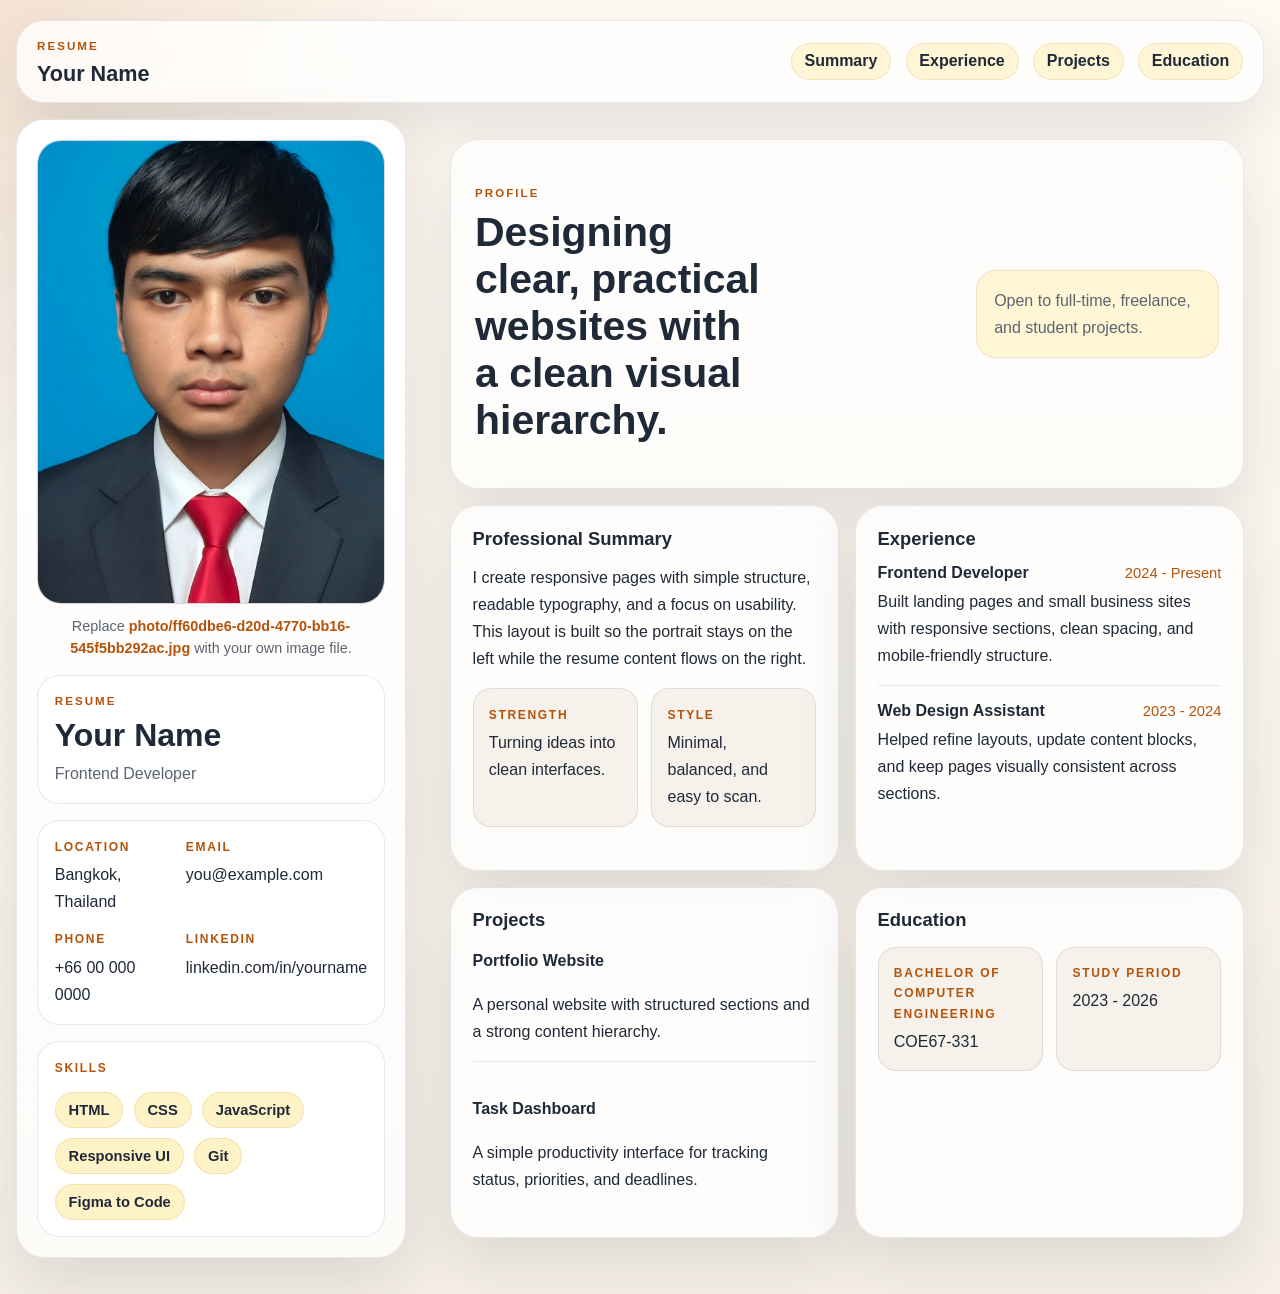
<file: index.html>
<!DOCTYPE html>
<html lang="en">
<head>
	<meta charset="UTF-8">
	<meta name="viewport" content="width=device-width, initial-scale=1.0">
	<meta name="description" content="Single-page resume with a clear left-side portrait layout.">
	<title>Your Name | Resume</title>
	<link rel="stylesheet" href="style.css">
</head>
<body>

<header class="page-header">
	<div>
		<p class="eyebrow">Resume</p>
		<h1 class="site-title">Your Name</h1>
	</div>
	<nav class="header-nav" aria-label="Resume navigation">
		<a href="#summary">Summary</a>
		<a href="#experience">Experience</a>
		<a href="#projects">Projects</a>
		<a href="#education">Education</a>
	</nav>
</header>

<main class="resume-page">
	<aside class="profile-panel">
		<div class="profile-photo">
			<img class="profile-image" src="photo/ff60dbe6-d20d-4770-bb16-545f5bb292ac.jpg" alt="Your profile photo">
			<p class="photo-hint">Replace <span>photo/ff60dbe6-d20d-4770-bb16-545f5bb292ac.jpg</span> with your own image file.</p>
		</div>
		<div class="profile-block">
			<p class="eyebrow">Resume</p>
			<h1>Your Name</h1>
			<p class="role">Frontend Developer</p>
		</div>
		<div class="profile-block info-grid">
			<div>
				<p class="label">Location</p>
				<p>Bangkok, Thailand</p>
			</div>
			<div>
				<p class="label">Email</p>
				<p>you@example.com</p>
			</div>
			<div>
				<p class="label">Phone</p>
				<p>+66 00 000 0000</p>
			</div>
			<div>
				<p class="label">LinkedIn</p>
				<p>linkedin.com/in/yourname</p>
			</div>
		</div>
		<div class="profile-block">
			<p class="label">Skills</p>
			<div class="tag-list">
				<span>HTML</span>
				<span>CSS</span>
				<span>JavaScript</span>
				<span>Responsive UI</span>
				<span>Git</span>
				<span>Figma to Code</span>
			</div>
		</div>
	</aside>

	<section class="content-panel">
		<header class="content-header">
			<div>
				<p class="eyebrow">Profile</p>
				<h2>Designing clear, practical websites with a clean visual hierarchy.</h2>
			</div>
			<div class="header-note">
				<p>Open to full-time, freelance, and student projects.</p>
			</div>
		</header>

		<section class="large-grid">
			<article class="resume-card" id="summary">
				<h3>Professional Summary</h3>
				<p>I create responsive pages with simple structure, readable typography, and a focus on usability. This layout is built so the portrait stays on the left while the resume content flows on the right.</p>
				<div class="inner-grid">
					<div>
						<p class="label">Strength</p>
						<p>Turning ideas into clean interfaces.</p>
					</div>
					<div>
						<p class="label">Style</p>
						<p>Minimal, balanced, and easy to scan.</p>
					</div>
				</div>
			</article>

			<article class="resume-card" id="experience">
				<h3>Experience</h3>
				<div class="timeline-item">
					<div class="timeline-head">
						<h4>Frontend Developer</h4>
						<span>2024 - Present</span>
					</div>
					<p>Built landing pages and small business sites with responsive sections, clean spacing, and mobile-friendly structure.</p>
				</div>
				<div class="timeline-item">
					<div class="timeline-head">
						<h4>Web Design Assistant</h4>
						<span>2023 - 2024</span>
					</div>
					<p>Helped refine layouts, update content blocks, and keep pages visually consistent across sections.</p>
				</div>
			</article>

			<article class="resume-card" id="projects">
				<h3>Projects</h3>
				<div class="project-list">
					<div>
						<h4>Portfolio Website</h4>
						<p>A personal website with structured sections and a strong content hierarchy.</p>
					</div>
					<div>
						<h4>Task Dashboard</h4>
						<p>A simple productivity interface for tracking status, priorities, and deadlines.</p>
					</div>
				</div>
			</article>

			<article class="resume-card" id="education">
				<h3>Education</h3>
				<div class="inner-grid single">
					<div>
						<p class="label">Bachelor of Computer Engineering</p>
						<p>COE67-331</p>
					</div>
					<div>
						<p class="label">Study Period</p>
						<p>2023 - 2026</p>
					</div>
				</div>
			</article>
		</section>
	</section>
</main>

</body>
</html>
</file>
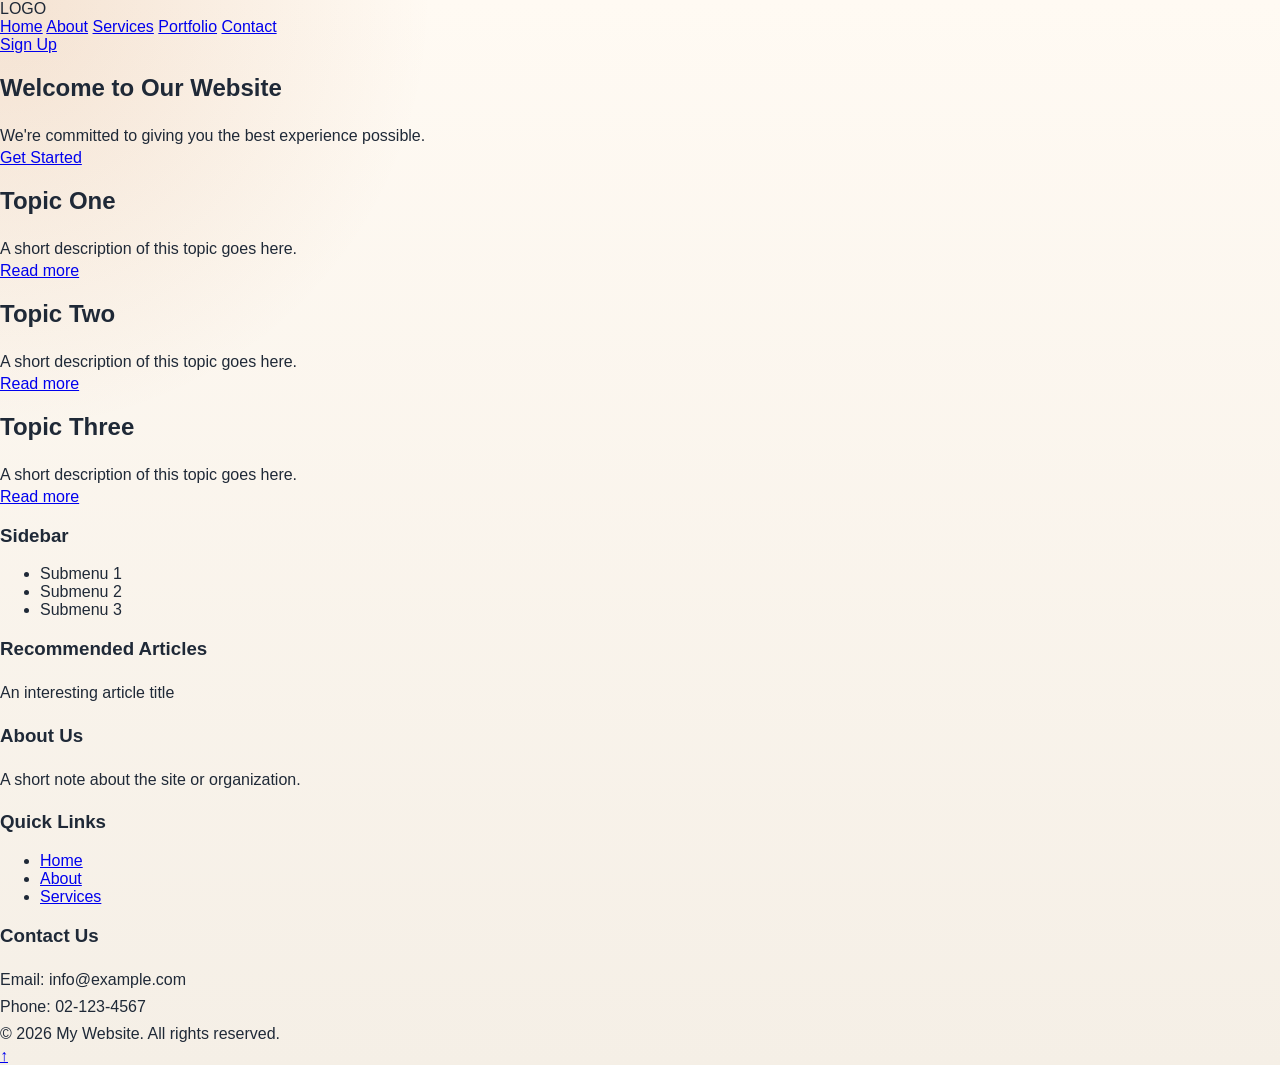
<file: PageShell.html>
<!DOCTYPE html>
<html lang="en">
<head>
	<meta charset="UTF-8">
	<meta name="viewport" content="width=device-width, initial-scale=1.0">
	<title>My Website</title>
	<link rel="stylesheet" href="style.css">
</head>
<body>

<header>
<div class="logo">LOGO</div>
<nav>
<a href="#">Home</a>
<a href="#">About</a>
<a href="#">Services</a>
<a href="#">Portfolio</a>
<a href="#">Contact</a>
</nav>
<a href="#" class="cta-button">Sign Up</a>
</header>

<section class="hero">
<h1>Welcome to Our Website</h1>
<p>We're committed to giving you the best experience possible.</p>
<a href="#" class="cta-button">Get Started</a>
</section>

<div class="content-wrapper">
<main>
<article class="card">
<h2>Topic One</h2>
<p>A short description of this topic goes here.</p>
<a href="#">Read more</a>
</article>
<article class="card">
<h2>Topic Two</h2>
<p>A short description of this topic goes here.</p>
<a href="#">Read more</a>
</article>
<article class="card">
<h2>Topic Three</h2>
<p>A short description of this topic goes here.</p>
<a href="#">Read more</a>
</article>
</main>
<aside>
<h3>Sidebar</h3>
<ul>
<li>Submenu 1</li>
<li>Submenu 2</li>
<li>Submenu 3</li>
</ul>
<h3>Recommended Articles</h3>
<p>An interesting article title</p>
</aside>
</div>

<footer>
<div class="footer-col">
<h3>About Us</h3>
<p>A short note about the site or organization.</p>
</div>
<div class="footer-col">
<h3>Quick Links</h3>
<ul>
<li><a href="#">Home</a></li>
<li><a href="#">About</a></li>
<li><a href="#">Services</a></li>
</ul>
</div>
<div class="footer-col">
<h3>Contact Us</h3>
<p>Email: info@example.com</p>
<p>Phone: 02-123-4567</p>
</div>
<p class="copyright">&copy; 2026 My Website. All rights reserved.</p>
</footer>

<a href="#" class="back-to-top">&uarr;</a>
<script src="script.js"></script>

</body>
</html>
</file>
<file: style.css>
:root {
	--bg: #f5efe6;
	--panel: rgba(255, 255, 255, 0.8);
	--panel-strong: #ffffff;
	--text: #1f2937;
	--muted: #5c6472;
	--accent: #b45309;
	--soft: #fef3c7;
	--border: rgba(31, 41, 55, 0.1);
	--shadow: 0 24px 60px rgba(31, 41, 55, 0.12);
}

* {
	box-sizing: border-box;
}

html {
	scroll-behavior: smooth;
}

body {
	margin: 0;
	font-family: "Segoe UI", Tahoma, Geneva, Verdana, sans-serif;
	color: var(--text);
	background:
		radial-gradient(circle at top left, rgba(180, 83, 9, 0.14), transparent 26%),
		linear-gradient(180deg, #fffaf3 0%, var(--bg) 100%);
}

p {
	margin: 0;
	line-height: 1.7;
}

.page-header {
	width: min(1280px, calc(100% - 2rem));
	margin: 1.25rem auto 0;
	padding: 1rem 1.25rem;
	display: flex;
	align-items: center;
	justify-content: space-between;
	gap: 1rem;
	border: 1px solid var(--border);
	border-radius: 28px;
	background: rgba(255, 255, 255, 0.78);
	box-shadow: var(--shadow);
}

.site-title {
	margin: 0;
	font-size: 1.35rem;
	line-height: 1.1;
}

.header-nav {
	display: flex;
	flex-wrap: wrap;
	justify-content: flex-end;
	gap: 0.9rem;
}

.header-nav a {
	padding: 0.55rem 0.8rem;
	border-radius: 999px;
	background: rgba(254, 243, 199, 0.72);
	border: 1px solid rgba(180, 83, 9, 0.12);
	color: var(--text);
	text-decoration: none;
	font-weight: 600;
}

.header-nav a:hover,
.header-nav a:focus-visible {
	background: var(--soft);
}

.resume-page {
	width: min(1280px, calc(100% - 2rem));
	margin: 0 auto;
	padding: 1rem 0 2.25rem;
	display: grid;
	grid-template-columns: minmax(320px, 390px) minmax(0, 1fr);
	gap: 1.5rem;
}

.profile-panel,
.content-panel,
.resume-card,
.content-header {
	background: var(--panel);
	border: 1px solid var(--border);
	border-radius: 28px;
	box-shadow: var(--shadow);
}

.profile-panel {
	padding: 1.25rem;
	display: grid;
	gap: 1rem;
	align-content: start;
	position: sticky;
	top: 1.5rem;
	height: fit-content;
	background: linear-gradient(180deg, var(--panel-strong), rgba(255, 255, 255, 0.72));
}

.profile-photo {
	display: grid;
	gap: 0.75rem;
}

.profile-image {
	width: 100%;
	aspect-ratio: 3 / 4;
	object-fit: cover;
	border-radius: 24px;
	border: 1px solid var(--border);
	background: #e5e7eb;
	box-shadow: inset 0 0 0 1px rgba(255, 255, 255, 0.4);
}

.photo-hint {
	font-size: 0.9rem;
	line-height: 1.5;
	color: var(--muted);
	text-align: center;
	padding: 0 0.5rem;
}

.photo-hint span {
	font-weight: 700;
	color: var(--accent);
}

.profile-block {
	padding: 1rem 1.05rem;
	border-radius: 22px;
	background: rgba(255, 255, 255, 0.82);
	border: 1px solid var(--border);
}

.eyebrow {
	margin-bottom: 0.35rem;
	text-transform: uppercase;
	letter-spacing: 0.18em;
	font-size: 0.72rem;
	font-weight: 700;
	color: var(--accent);
}

.profile-block h1,
.content-header h2,
.resume-card h3,
.timeline-head h4 {
	margin: 0;
	line-height: 1.15;
}

.profile-block h1 {
	font-size: 2rem;
}

.role {
	margin-top: 0.35rem;
	color: var(--muted);
}

.label {
	font-size: 0.75rem;
	font-weight: 700;
	text-transform: uppercase;
	letter-spacing: 0.14em;
	color: var(--accent);
	margin-bottom: 0.25rem;
}

.info-grid {
	display: grid;
	grid-template-columns: 1fr 1fr;
	gap: 0.85rem;
}

.tag-list {
	display: flex;
	flex-wrap: wrap;
	gap: 0.65rem;
	margin-top: 0.85rem;
}

.tag-list span {
	padding: 0.55rem 0.8rem;
	border-radius: 999px;
	background: var(--soft);
	border: 1px solid rgba(180, 83, 9, 0.12);
	font-size: 0.92rem;
	font-weight: 600;
}

.content-panel {
	padding: 1.25rem;
	background: transparent;
	border: none;
	box-shadow: none;
	display: grid;
	gap: 1rem;
}

.content-header {
	padding: 1.4rem 1.5rem;
	display: grid;
	grid-template-columns: minmax(0, 1.3fr) minmax(220px, 0.65fr);
	gap: 1rem;
	align-items: center;
	background: rgba(255, 255, 255, 0.72);
}

.content-header h2 {
	font-size: clamp(2rem, 3.2vw, 3.7rem);
	max-width: 13ch;
}

.header-note {
	padding: 1rem 1.05rem;
	border-radius: 20px;
	background: rgba(254, 243, 199, 0.72);
	border: 1px solid rgba(180, 83, 9, 0.12);
	color: var(--muted);
	line-height: 1.6;
}

.large-grid {
	display: grid;
	grid-template-columns: repeat(2, minmax(0, 1fr));
	gap: 1rem;
}

.resume-card {
	padding: 1.35rem;
	background: rgba(255, 255, 255, 0.84);
	min-height: 100%;
}

.resume-card h3 {
	font-size: 1.15rem;
	margin-bottom: 0.9rem;
}

.inner-grid {
	display: grid;
	grid-template-columns: repeat(2, minmax(0, 1fr));
	gap: 0.85rem;
	margin-top: 1rem;
}

.inner-grid > div {
	padding: 0.95rem;
	border-radius: 18px;
	background: rgba(244, 239, 231, 0.82);
	border: 1px solid var(--border);
}

.inner-grid.single {
	grid-template-columns: 1fr 1fr;
}

.timeline-item + .timeline-item,
.project-list > * + * {
	margin-top: 1rem;
	padding-top: 1rem;
	border-top: 1px solid var(--border);
}

.timeline-head {
	display: flex;
	justify-content: space-between;
	gap: 1rem;
	align-items: baseline;
	margin-bottom: 0.35rem;
}

.timeline-head span {
	color: var(--accent);
	font-size: 0.92rem;
	white-space: nowrap;
}

@media (max-width: 1040px) {
	.page-header,
	.resume-page {
		grid-template-columns: 1fr;
	}

	.page-header {
		flex-direction: column;
		align-items: flex-start;
	}

	.header-nav {
		justify-content: flex-start;
	}

	.profile-panel {
		position: static;
	}

	.content-header,
	.large-grid {
		grid-template-columns: 1fr;
	}
}

@media (max-width: 700px) {
	.page-header,
	.resume-page {
		width: min(100% - 1rem, 1280px);
		padding-top: 0.75rem;
	}

	.page-header {
		margin-top: 0.75rem;
	}

	.info-grid,
	.inner-grid {
		grid-template-columns: 1fr;
	}

	.profile-panel,
	.content-header,
	.resume-card,
	.profile-block {
		border-radius: 22px;
	}

	.content-panel {
		padding: 0;
	}

	.content-header,
	.resume-card,
	.profile-panel {
		padding: 1rem;
	}

	.content-header h2 {
		font-size: 1.9rem;
	}
}
</file>
